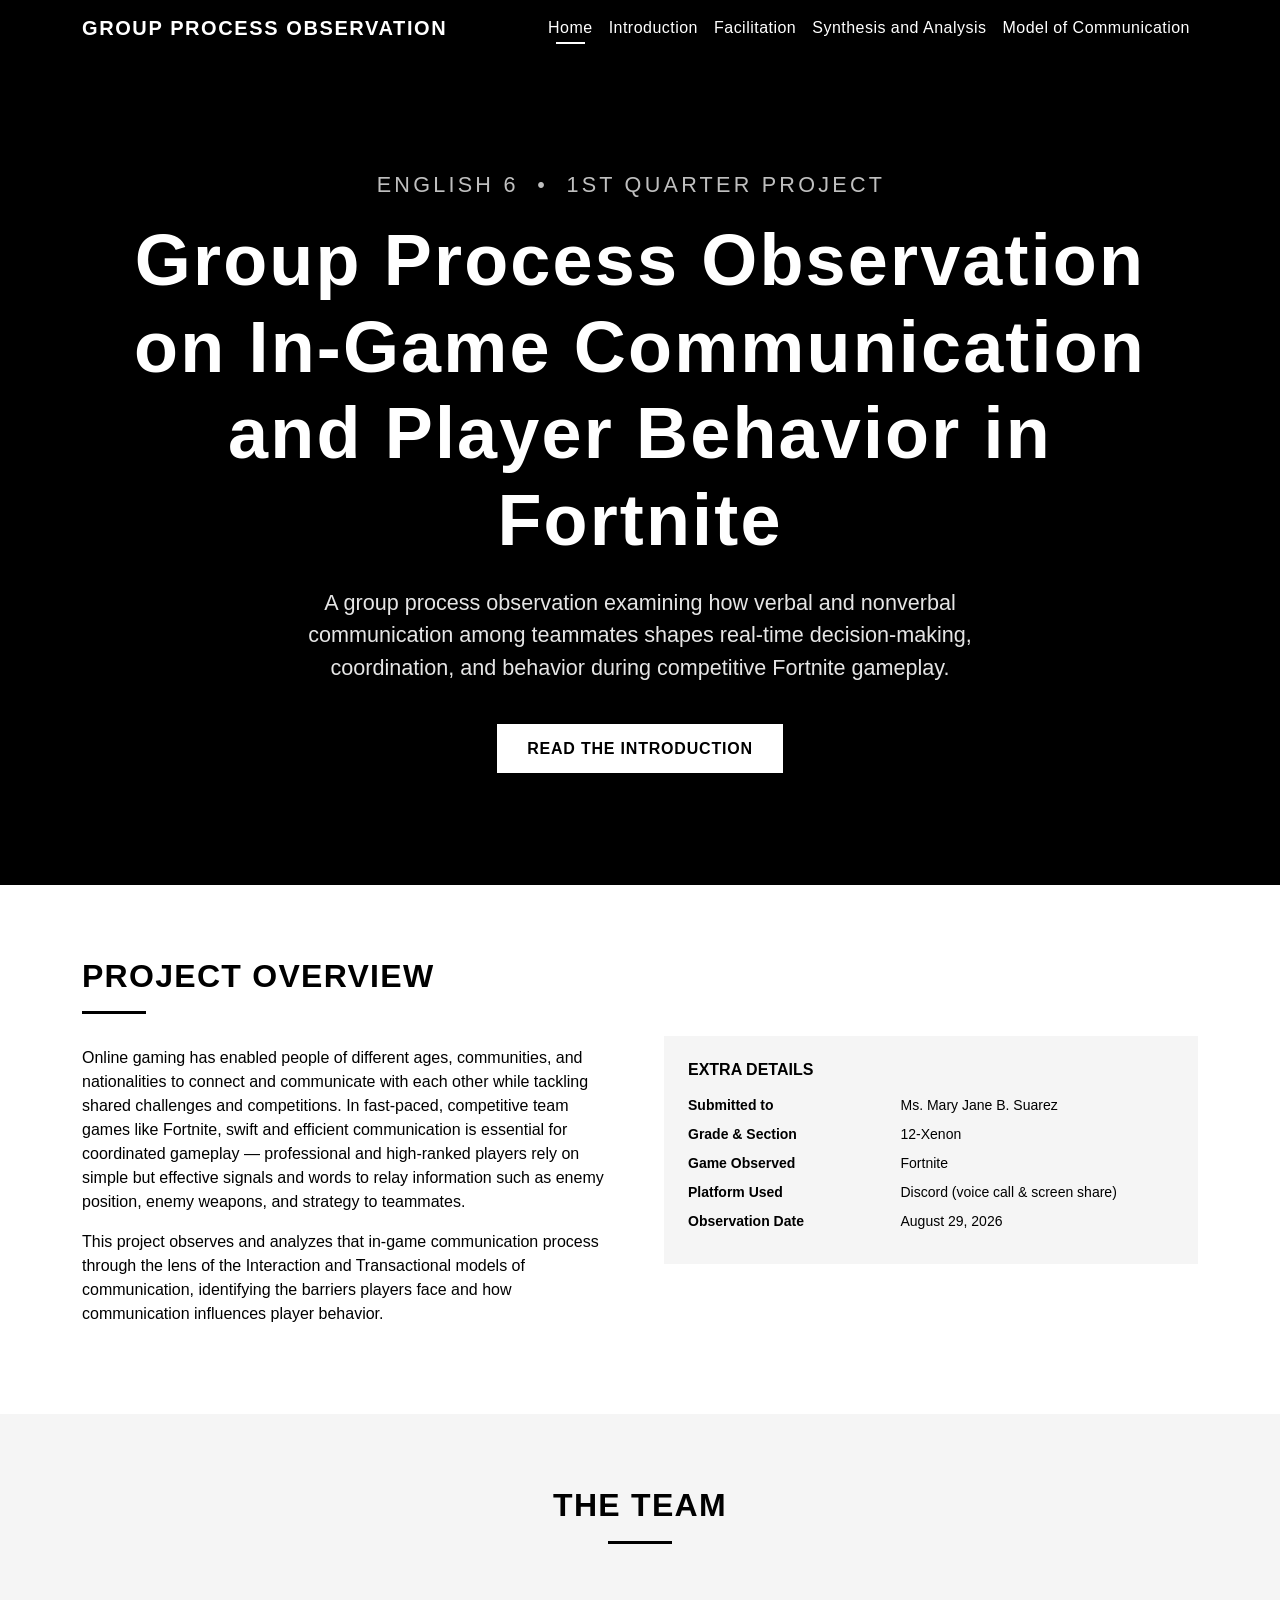
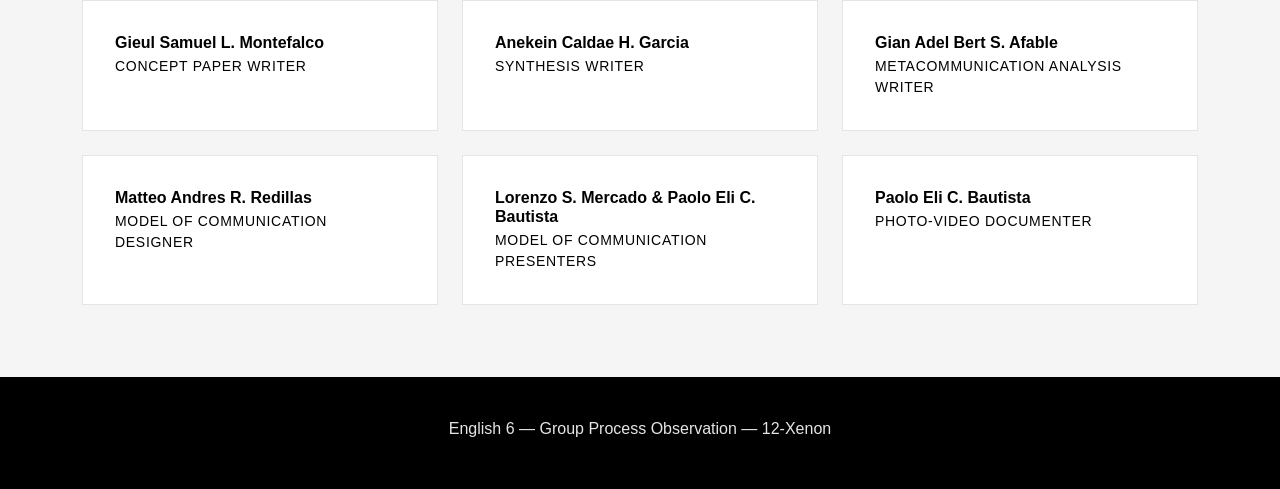
<file: index.html>
<!DOCTYPE html>
<html lang="en">
<head>
  <meta charset="UTF-8">
  <meta name="viewport" content="width=device-width, initial-scale=1.0">
  <title>Group Process Observation — Home</title>

  <link href="https://cdn.jsdelivr.net/npm/bootstrap@5.3.3/dist/css/bootstrap.min.css" rel="stylesheet">
  <link href="style.css" rel="stylesheet">
</head>
<body>

  <!-- navbar -->
  <nav class="navbar navbar-expand-lg navbar-bw sticky-top">
    <div class="container">
      <a class="navbar-brand" href="index.html">Group Process Observation</a>
      <button class="navbar-toggler" type="button" data-bs-toggle="collapse"
              data-bs-target="#mainNavbar" aria-controls="mainNavbar"
              aria-expanded="false" aria-label="Toggle navigation">
        <span class="navbar-toggler-icon"></span>
      </button>
      <div class="collapse navbar-collapse" id="mainNavbar">
        <ul class="navbar-nav ms-auto mb-2 mb-lg-0">
          <li class="nav-item">
            <a class="nav-link active" aria-current="page" href="index.html">Home</a>
          </li>
          <li class="nav-item">
            <a class="nav-link" href="introduction.html">Introduction</a>
          </li>
          <li class="nav-item">
            <a class="nav-link" href="facilitation.html">Facilitation</a>
          </li>
          <li class="nav-item">
            <a class="nav-link" href="summary-analysis.html">Synthesis and Analysis</a>
          </li>
          <li class="nav-item">
            <a class="nav-link" href="x-model.html">Model of Communication</a>
          </li>
        </ul>
      </div>
    </div>
  </nav>
  <!-- navbar -->

  <main>
    <section class="hero">
      <div class="container">
        <p class="text-uppercase small mb-3" style="letter-spacing:0.15em; color:#bfbfbf;">
          English 6 &nbsp;&bull;&nbsp; 1st Quarter Project &nbsp;
        </p>
        <h1>Group Process Observation on In‑Game Communication and Player Behavior in Fortnite</h1>
        <p>
          A group process observation examining how verbal and nonverbal communication among
          teammates shapes real-time decision-making, coordination, and behavior during
          competitive Fortnite gameplay.
        </p>
        <a href="introduction.html" class="btn btn-bw">Read the Introduction</a>
      </div>
    </section>

    <section class="section">
      <div class="container">
        <div class="row align-items-center g-5">
          <div class="col-lg-6">
            <h2 class="section-title">Project Overview</h2>
            <div class="section-divider"></div>
            <p>
              Online gaming has enabled people of different ages, communities, and nationalities
              to connect and communicate with each other while tackling shared challenges and
              competitions. In fast-paced, competitive team games like Fortnite, swift and
              efficient communication is essential for coordinated gameplay — professional and
              high-ranked players rely on simple but effective signals and words to relay
              information such as enemy position, enemy weapons, and strategy to teammates.
            </p>
            <p>
              This project observes and analyzes that in-game communication process through the
              lens of the Interaction and Transactional models of communication, identifying the
              barriers players face and how communication influences player behavior.
            </p>
          </div>
          <div class="col-lg-6">
            <div class="bg-light-bw p-4">
              <h3 class="h6 text-uppercase fw-bold mb-3">Extra Details</h3>
              <dl class="row mb-0 small">
                <dt class="col-5">Submitted to</dt>
                <dd class="col-7">Ms. Mary Jane B. Suarez</dd>
                <dt class="col-5">Grade &amp; Section</dt>
                <dd class="col-7">12‑Xenon</dd> 
                <dt class="col-5">Game Observed</dt>
                <dd class="col-7">Fortnite</dd>
                <dt class="col-5">Platform Used</dt>
                <dd class="col-7">Discord (voice call &amp; screen share)</dd>
                <dt class="col-5">Observation Date</dt>
                <dd class="col-7">August 29, 2026</dd>
              </dl>
            </div>
          </div>
        </div>
      </div>
    </section>

    <!-- team -->
    <section class="section bg-light-bw">
      <div class="container">
        <h2 class="section-title text-center">The Team</h2>
        <div class="section-divider mx-auto"></div>
        <div class="row g-4 mt-3">
          <div class="col-md-4">
            <div class="card-bw bg-white">
              <h3 class="h6 fw-bold mb-1">Gieul Samuel L. Montefalco</h3>
              <p class="mb-0 small text-uppercase" style="letter-spacing:0.05em;">Concept Paper Writer</p>
            </div>
          </div>
          <div class="col-md-4">
            <div class="card-bw bg-white">
              <h3 class="h6 fw-bold mb-1">Anekein Caldae H. Garcia</h3>
              <p class="mb-0 small text-uppercase" style="letter-spacing:0.05em;">Synthesis Writer</p>
            </div>
          </div>
          <div class="col-md-4">
            <div class="card-bw bg-white">
              <h3 class="h6 fw-bold mb-1">Gian Adel Bert S. Afable</h3>
              <p class="mb-0 small text-uppercase" style="letter-spacing:0.05em;">Metacommunication Analysis Writer</p>
            </div>
          </div>
          <div class="col-md-4">
            <div class="card-bw bg-white">
              <h3 class="h6 fw-bold mb-1">Matteo Andres R. Redillas</h3>
              <p class="mb-0 small text-uppercase" style="letter-spacing:0.05em;">Model of Communication Designer</p>
            </div>
          </div>
          <div class="col-md-4">
            <div class="card-bw bg-white">
              <h3 class="h6 fw-bold mb-1">Lorenzo S. Mercado &amp; Paolo Eli C. Bautista</h3>
              <p class="mb-0 small text-uppercase" style="letter-spacing:0.05em;">Model of Communication Presenters</p>
            </div>
          </div>
          <div class="col-md-4">
            <div class="card-bw bg-white">
              <h3 class="h6 fw-bold mb-1">Paolo Eli C. Bautista</h3>
              <p class="mb-0 small text-uppercase" style="letter-spacing:0.05em;">Photo‑Video Documenter</p>
            </div>
          </div>
        </div>
      </div>
    </section>

  </main>

  <!-- footer -->
  <footer class="footer-bw">
    <div class="container">
      <p class="mb-2">English 6 &mdash; Group Process Observation &mdash; 12‑Xenon</p>
    </div>
  </footer>
  <!-- footer -->

  <script src="https://cdn.jsdelivr.net/npm/bootstrap@5.3.3/dist/js/bootstrap.bundle.min.js"></script>
</body>
</html>
</file>
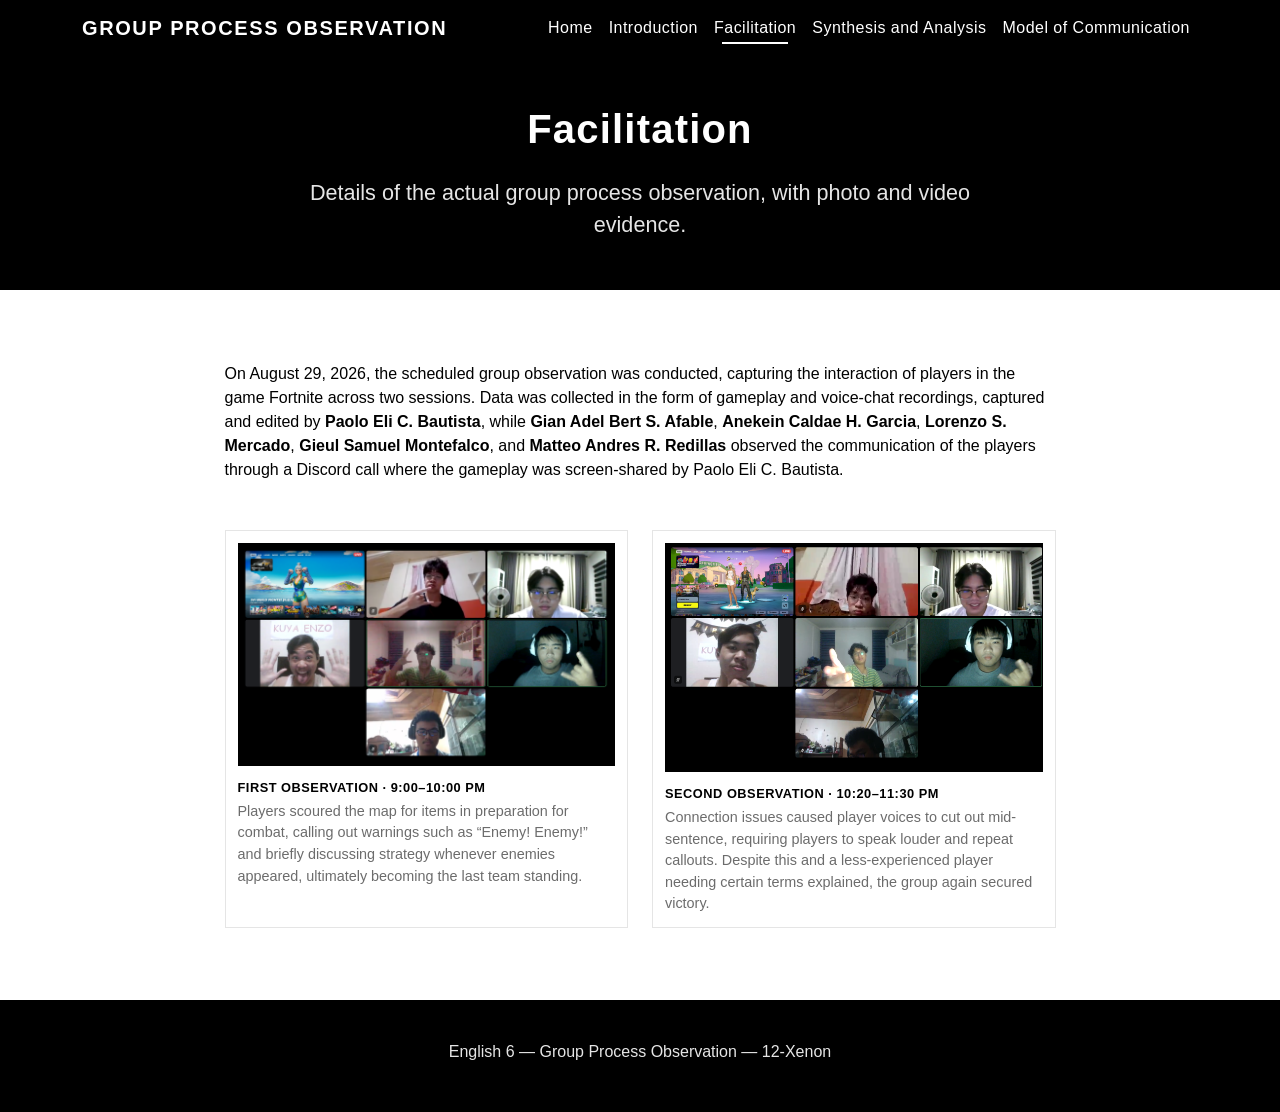
<file: facilitation.html>
<!DOCTYPE html>
<html lang="en">
<head>
  <meta charset="UTF-8">
  <meta name="viewport" content="width=device-width, initial-scale=1.0">
  <title>Group Process Observation — Facilitation</title>

  <link href="https://cdn.jsdelivr.net/npm/bootstrap@5.3.3/dist/css/bootstrap.min.css" rel="stylesheet">
  <link href="style.css" rel="stylesheet">
</head>
<body>

  <!-- navbar -->
  <nav class="navbar navbar-expand-lg navbar-bw sticky-top">
    <div class="container">
      <a class="navbar-brand" href="index.html">Group Process Observation</a>
      <button class="navbar-toggler" type="button" data-bs-toggle="collapse"
              data-bs-target="#mainNavbar" aria-controls="mainNavbar"
              aria-expanded="false" aria-label="Toggle navigation">
        <span class="navbar-toggler-icon"></span>
      </button>
      <div class="collapse navbar-collapse" id="mainNavbar">
        <ul class="navbar-nav ms-auto mb-2 mb-lg-0">
          <li class="nav-item">
            <a class="nav-link" href="index.html">Home</a>
          </li>
          <li class="nav-item">
            <a class="nav-link" href="introduction.html">Introduction</a>
          </li>
          <li class="nav-item">
            <a class="nav-link active" aria-current="page" href="facilitation.html">Facilitation</a>
          </li>
          <li class="nav-item">
            <a class="nav-link" href="summary-analysis.html">Synthesis and Analysis</a>
          </li>
          <li class="nav-item">
            <a class="nav-link" href="x-model.html">Model of Communication</a>
          </li>
        </ul>
      </div>
    </div>
  </nav>
  <!-- navbar -->

  <main>
    <!-- ===================== PAGE HEADER ===================== -->
    <section class="hero py-5">
      <div class="container">
        <h1 class="fs-1">Facilitation</h1>
        <p class="mb-0">
          Details of the actual group process observation, with photo and video evidence.
        </p>
      </div>
    </section>

    <!-- ===================== BODY CONTENT ===================== -->
    <section class="section">
      <div class="container">
        <div class="row justify-content-center">
          <div class="col-lg-9">
            <p>
              On August 29, 2026, the scheduled group observation was conducted, capturing the
              interaction of players in the game Fortnite across two sessions. Data was collected
              in the form of gameplay and voice-chat recordings, captured and edited by
              <strong>Paolo Eli C. Bautista</strong>, while <strong>Gian Adel Bert S. Afable</strong>,
              <strong>Anekein Caldae H. Garcia</strong>, <strong>Lorenzo S. Mercado</strong>,
              <strong>Gieul Samuel Montefalco</strong>, and <strong>Matteo Andres R. Redillas</strong>
              observed the communication of the players through a Discord call where the gameplay
              was screen-shared by Paolo Eli C. Bautista.
            </p>
          </div>
        </div>

        <div class="row g-4 mt-2 justify-content-center">
          <div class="col-lg-9">
            <div class="row g-4">
              <div class="col-md-6">
                <figure class="figure-bw mb-0">
                  <img src="assets/obs-1.png" alt="Screen recording of the first observation session showing gameplay and the observing group members on a Discord call.">
                  <figcaption>
                    <strong>First Observation &middot; 9:00&ndash;10:00 PM</strong>
                    Players scoured the map for items in preparation for combat, calling out warnings
                    such as &ldquo;Enemy! Enemy!&rdquo; and briefly discussing strategy whenever enemies
                    appeared, ultimately becoming the last team standing.
                  </figcaption>
                </figure>
              </div>
              <div class="col-md-6">
                <figure class="figure-bw mb-0">
                  <img src="assets/obs-2.png" alt="Screen recording of the second observation session showing gameplay and the observing group members on a Discord call.">
                  <figcaption>
                    <strong>Second Observation &middot; 10:20&ndash;11:30 PM</strong>
                    Connection issues caused player voices to cut out mid-sentence, requiring players
                    to speak louder and repeat callouts. Despite this and a less-experienced player
                    needing certain terms explained, the group again secured victory.
                  </figcaption>
                </figure>
              </div>
            </div>
          </div>
        </div>
      </div>
    </section>
  </main>

  <!-- footer -->
  <footer class="footer-bw">
    <div class="container">
      <p class="mb-2">English 6 &mdash; Group Process Observation &mdash; 12‑Xenon</p>
    </div>
  </footer>
  <!-- footer -->

  <script src="https://cdn.jsdelivr.net/npm/bootstrap@5.3.3/dist/js/bootstrap.bundle.min.js"></script>
</body>
</html>
</file>
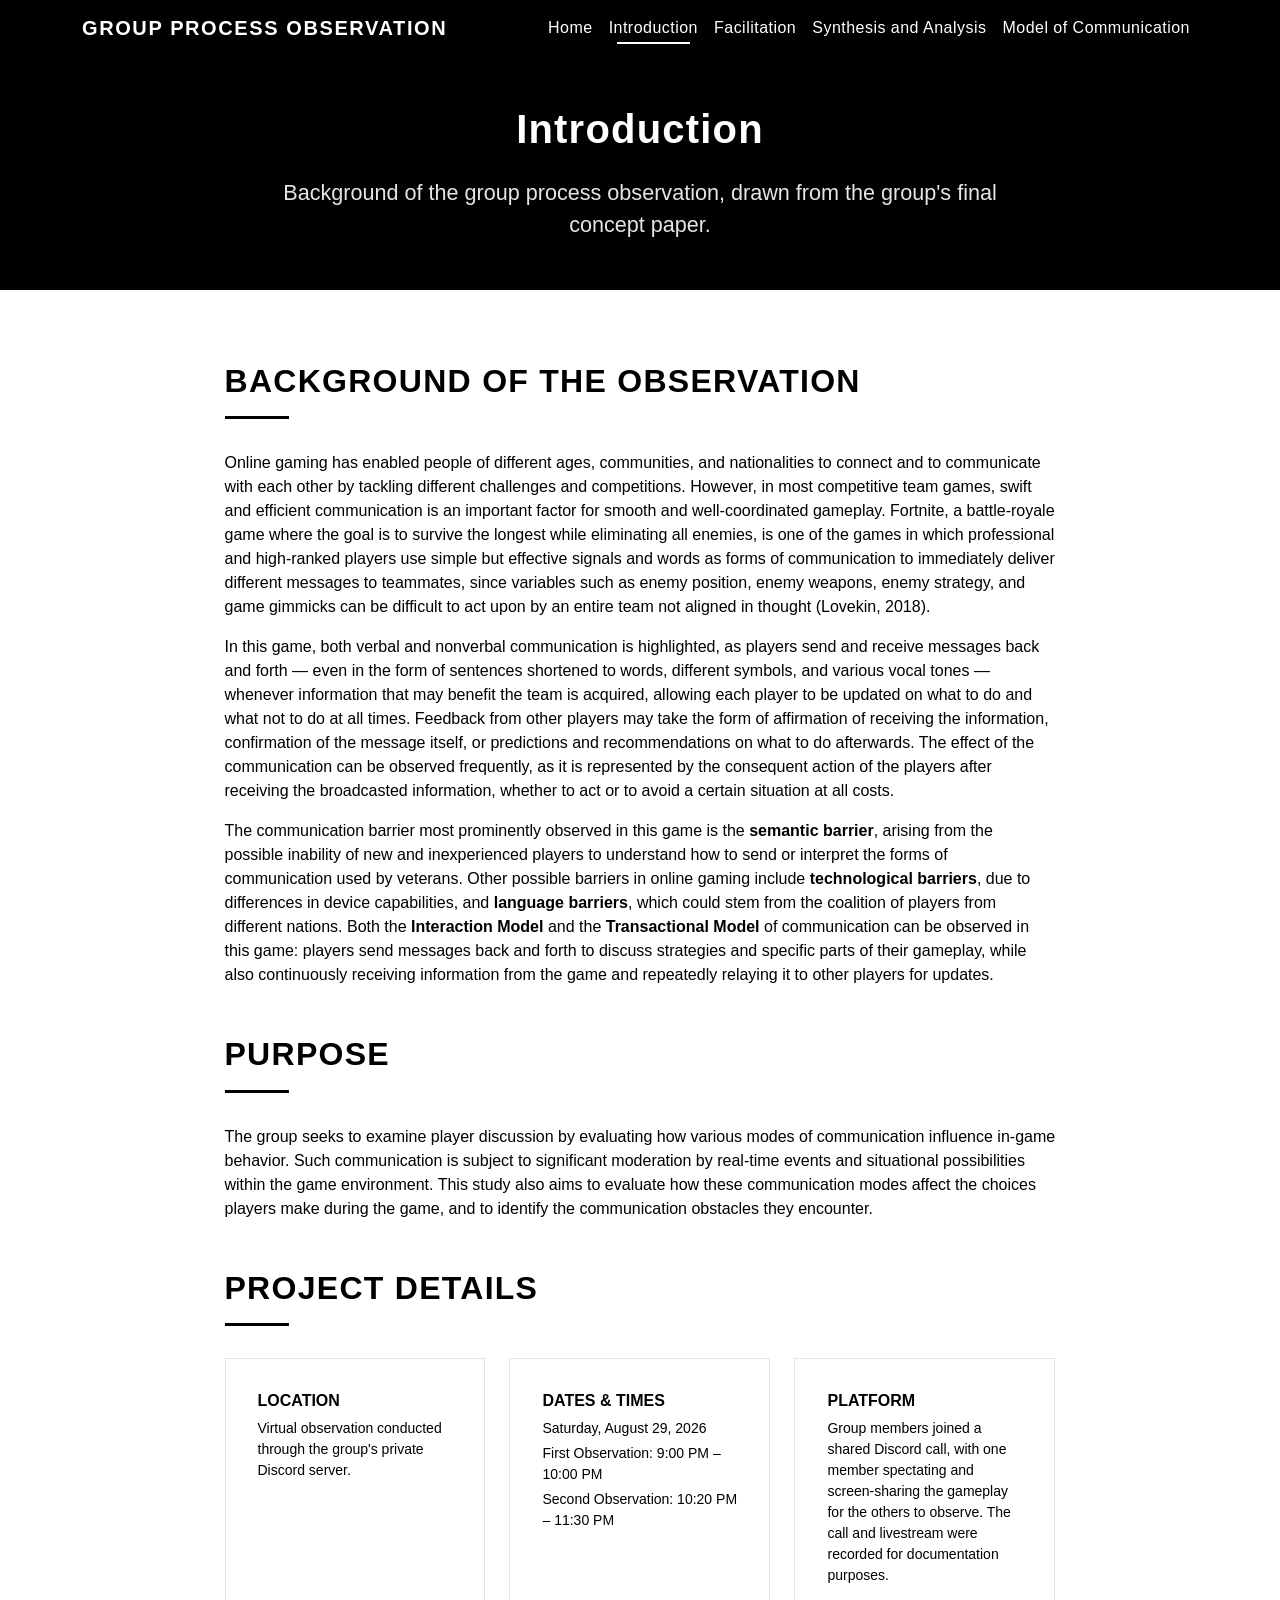
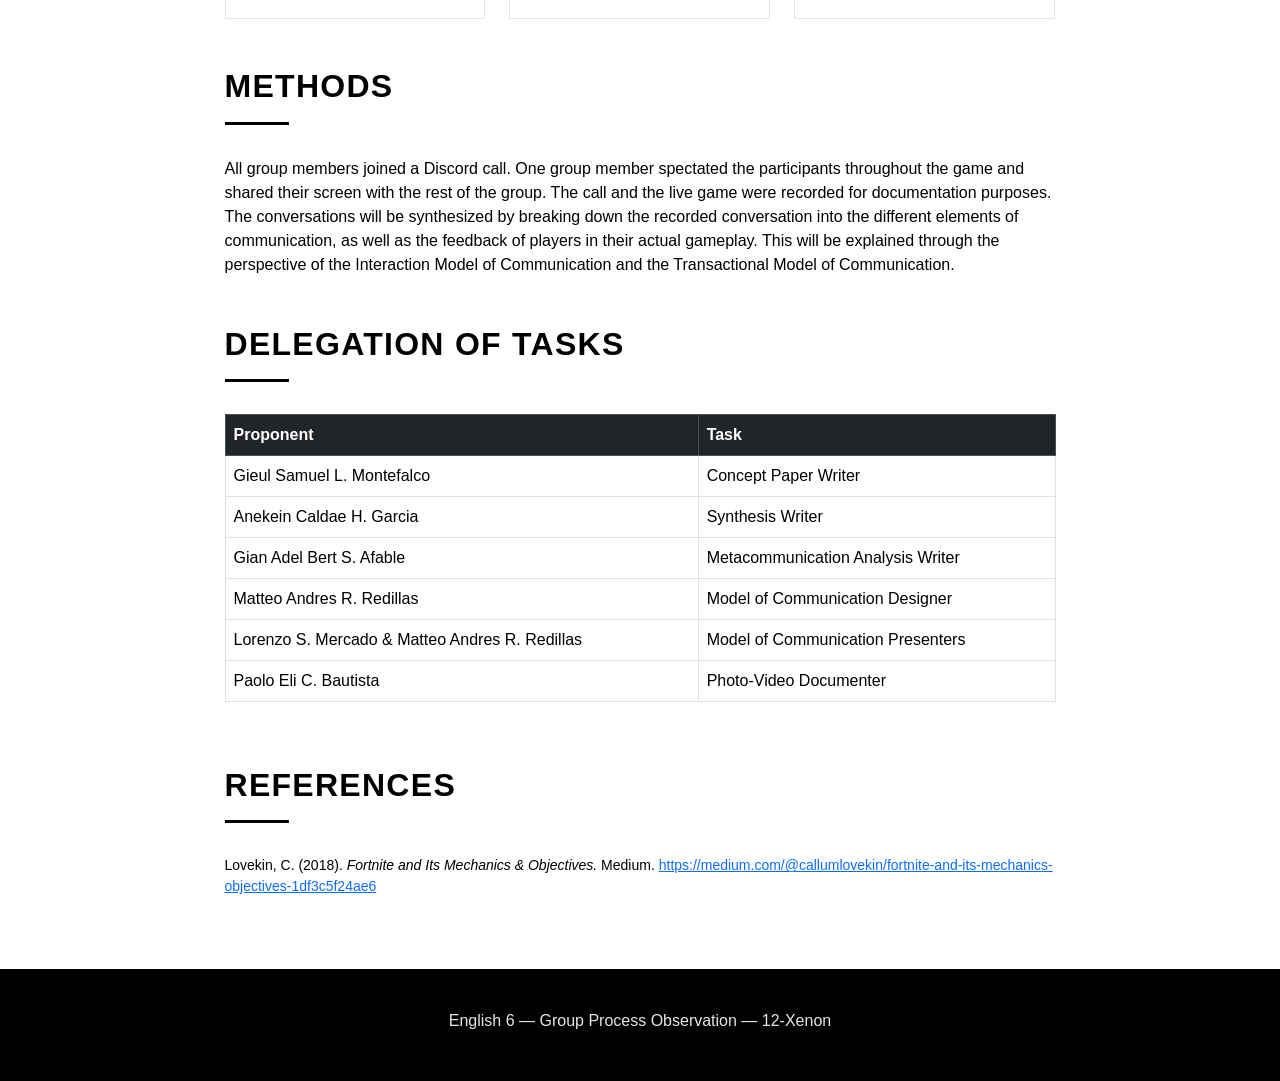
<file: introduction.html>
<!DOCTYPE html>
<html lang="en">
<head>
  <meta charset="UTF-8">
  <meta name="viewport" content="width=device-width, initial-scale=1.0">
  <title>Group Process Observation — Introduction</title>

  <link href="https://cdn.jsdelivr.net/npm/bootstrap@5.3.3/dist/css/bootstrap.min.css" rel="stylesheet">
  <link href="style.css" rel="stylesheet">
</head>
<body>

  <!-- navbar -->
  <nav class="navbar navbar-expand-lg navbar-bw sticky-top">
    <div class="container">
      <a class="navbar-brand" href="index.html">Group Process Observation</a>
      <button class="navbar-toggler" type="button" data-bs-toggle="collapse"
              data-bs-target="#mainNavbar" aria-controls="mainNavbar"
              aria-expanded="false" aria-label="Toggle navigation">
        <span class="navbar-toggler-icon"></span>
      </button>
      <div class="collapse navbar-collapse" id="mainNavbar">
        <ul class="navbar-nav ms-auto mb-2 mb-lg-0">
          <li class="nav-item">
            <a class="nav-link" href="index.html">Home</a>
          </li>
          <li class="nav-item">
            <a class="nav-link active" aria-current="page" href="introduction.html">Introduction</a>
          </li>
          <li class="nav-item">
            <a class="nav-link" href="facilitation.html">Facilitation</a>
          </li>
          <li class="nav-item">
            <a class="nav-link" href="summary-analysis.html">Synthesis and Analysis</a>
          </li>
          <li class="nav-item">
            <a class="nav-link" href="x-model.html">Model of Communication</a>
          </li>
        </ul>
      </div>
    </div>
  </nav>
  <!-- navbar -->

  <main>
    <section class="hero py-5">
      <div class="container">
        <h1 class="fs-1">Introduction</h1>
        <p class="mb-0">
          Background of the group process observation, drawn from the group's final concept paper.
        </p>
      </div>
    </section>

    <!-- ===================== BODY CONTENT ===================== -->
    <section class="section">
      <div class="container">
        <div class="row justify-content-center">
          <div class="col-lg-9">

            <h2 class="section-title">Background of the Observation</h2>
            <div class="section-divider"></div>
            <p>
              Online gaming has enabled people of different ages, communities, and nationalities to
              connect and to communicate with each other by tackling different challenges and
              competitions. However, in most competitive team games, swift and efficient
              communication is an important factor for smooth and well-coordinated gameplay.
              Fortnite, a battle-royale game where the goal is to survive the longest while
              eliminating all enemies, is one of the games in which professional and high-ranked
              players use simple but effective signals and words as forms of communication to
              immediately deliver different messages to teammates, since variables such as enemy
              position, enemy weapons, enemy strategy, and game gimmicks can be difficult to act
              upon by an entire team not aligned in thought (Lovekin, 2018).
            </p>
            <p>
              In this game, both verbal and nonverbal communication is highlighted, as players send
              and receive messages back and forth &mdash; even in the form of sentences shortened to
              words, different symbols, and various vocal tones &mdash; whenever information that may
              benefit the team is acquired, allowing each player to be updated on what to do and
              what not to do at all times. Feedback from other players may take the form of
              affirmation of receiving the information, confirmation of the message itself, or
              predictions and recommendations on what to do afterwards. The effect of the
              communication can be observed frequently, as it is represented by the consequent
              action of the players after receiving the broadcasted information, whether to act or
              to avoid a certain situation at all costs.
            </p>
            <p>
              The communication barrier most prominently observed in this game is the
              <strong>semantic barrier</strong>, arising from the possible inability of new and
              inexperienced players to understand how to send or interpret the forms of
              communication used by veterans. Other possible barriers in online gaming include
              <strong>technological barriers</strong>, due to differences in device capabilities,
              and <strong>language barriers</strong>, which could stem from the coalition of
              players from different nations. Both the <strong>Interaction Model</strong> and the
              <strong>Transactional Model</strong> of communication can be observed in this game:
              players send messages back and forth to discuss strategies and specific parts of
              their gameplay, while also continuously receiving information from the game and
              repeatedly relaying it to other players for updates.
            </p>

            <h2 class="section-title mt-5">Purpose</h2>
            <div class="section-divider"></div>
            <p>
              The group seeks to examine player discussion by evaluating how various modes of
              communication influence in-game behavior. Such communication is subject to
              significant moderation by real-time events and situational possibilities within the
              game environment. This study also aims to evaluate how these communication modes
              affect the choices players make during the game, and to identify the communication
              obstacles they encounter.
            </p>

            <h2 class="section-title mt-5">Project Details</h2>
            <div class="section-divider"></div>
            <div class="row g-4">
              <div class="col-md-4">
                <div class="card-bw h-100">
                  <h3 class="h6 text-uppercase fw-bold">Location</h3>
                  <p class="mb-0 small">
                    Virtual observation conducted through the group's private Discord server.
                  </p>
                </div>
              </div>
              <div class="col-md-4">
                <div class="card-bw h-100">
                  <h3 class="h6 text-uppercase fw-bold">Dates &amp; Times</h3>
                  <p class="mb-1 small">Saturday, August 29, 2026</p>
                  <p class="mb-1 small">First Observation: 9:00 PM &ndash; 10:00 PM</p>
                  <p class="mb-0 small">Second Observation: 10:20 PM &ndash; 11:30 PM</p>
                </div>
              </div>
              <div class="col-md-4">
                <div class="card-bw h-100">
                  <h3 class="h6 text-uppercase fw-bold">Platform</h3>
                  <p class="mb-0 small">
                    Group members joined a shared Discord call, with one member spectating and
                    screen-sharing the gameplay for the others to observe. The call and livestream
                    were recorded for documentation purposes.
                  </p>
                </div>
              </div>
            </div>

            <h2 class="section-title mt-5">Methods</h2>
            <div class="section-divider"></div>
            <p>
              All group members joined a Discord call. One group member spectated the participants
              throughout the game and shared their screen with the rest of the group. The call and
              the live game were recorded for documentation purposes. The conversations will be
              synthesized by breaking down the recorded conversation into the different elements of
              communication, as well as the feedback of players in their actual gameplay. This will
              be explained through the perspective of the Interaction Model of Communication and
              the Transactional Model of Communication.
            </p>

            <h2 class="section-title mt-5">Delegation of Tasks</h2>
            <div class="section-divider"></div>
            <div class="table-responsive">
              <table class="table table-bordered align-middle">
                <thead class="table-dark">
                  <tr>
                    <th>Proponent</th>
                    <th>Task</th>
                  </tr>
                </thead>
                <tbody>
                  <tr>
                    <td>Gieul Samuel L. Montefalco</td>
                    <td>Concept Paper Writer</td>
                  </tr>
                  <tr>
                    <td>Anekein Caldae H. Garcia</td>
                    <td>Synthesis Writer</td>
                  </tr>
                  <tr>
                    <td>Gian Adel Bert S. Afable</td>
                    <td>Metacommunication Analysis Writer</td>
                  </tr>
                  <tr>
                    <td>Matteo Andres R. Redillas</td>
                    <td>Model of Communication Designer</td>
                  </tr>
                  <tr>
                    <td>Lorenzo S. Mercado &amp; Matteo Andres R. Redillas</td>
                    <td>Model of Communication Presenters</td>
                  </tr>
                  <tr>
                    <td>Paolo Eli C. Bautista</td>
                    <td>Photo-Video Documenter</td>
                  </tr>
                </tbody>
              </table>
            </div>

            <h2 class="section-title mt-5">References</h2>
            <div class="section-divider"></div>
            <p class="small mb-0">
              Lovekin, C. (2018). <em>Fortnite and Its Mechanics &amp; Objectives.</em> Medium.
              <a href="https://medium.com/@callumlovekin/fortnite-and-its-mechanics-objectives-1df3c5f24ae6" target="_blank" rel="noopener">
                https://medium.com/@callumlovekin/fortnite-and-its-mechanics-objectives-1df3c5f24ae6
              </a>
            </p>

          </div>
        </div>
      </div>
    </section>
  </main>

  <!-- footer -->
  <footer class="footer-bw">
    <div class="container">
      <p class="mb-2">English 6 &mdash; Group Process Observation &mdash; 12‑Xenon</p>
    </div>
  </footer>
  <!-- footer -->

  <script src="https://cdn.jsdelivr.net/npm/bootstrap@5.3.3/dist/js/bootstrap.bundle.min.js"></script>
</body>
</html>
</file>
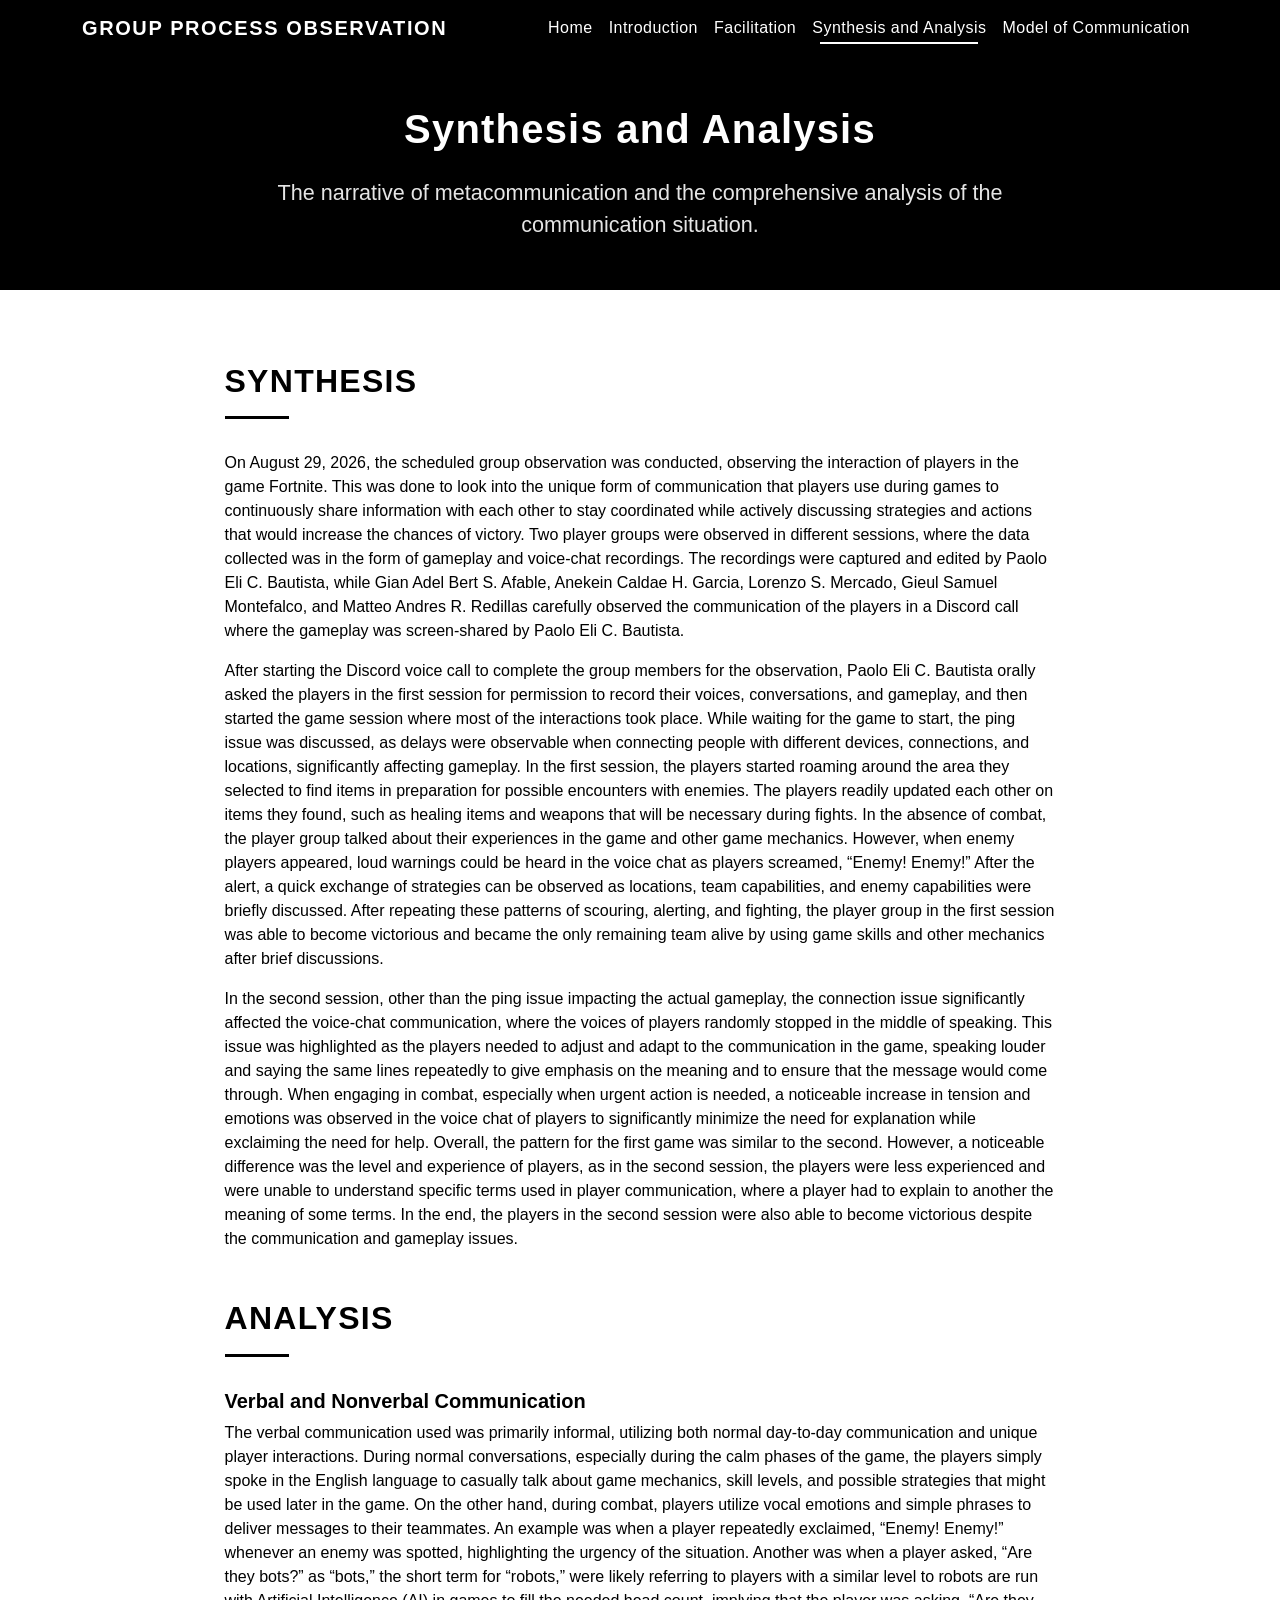
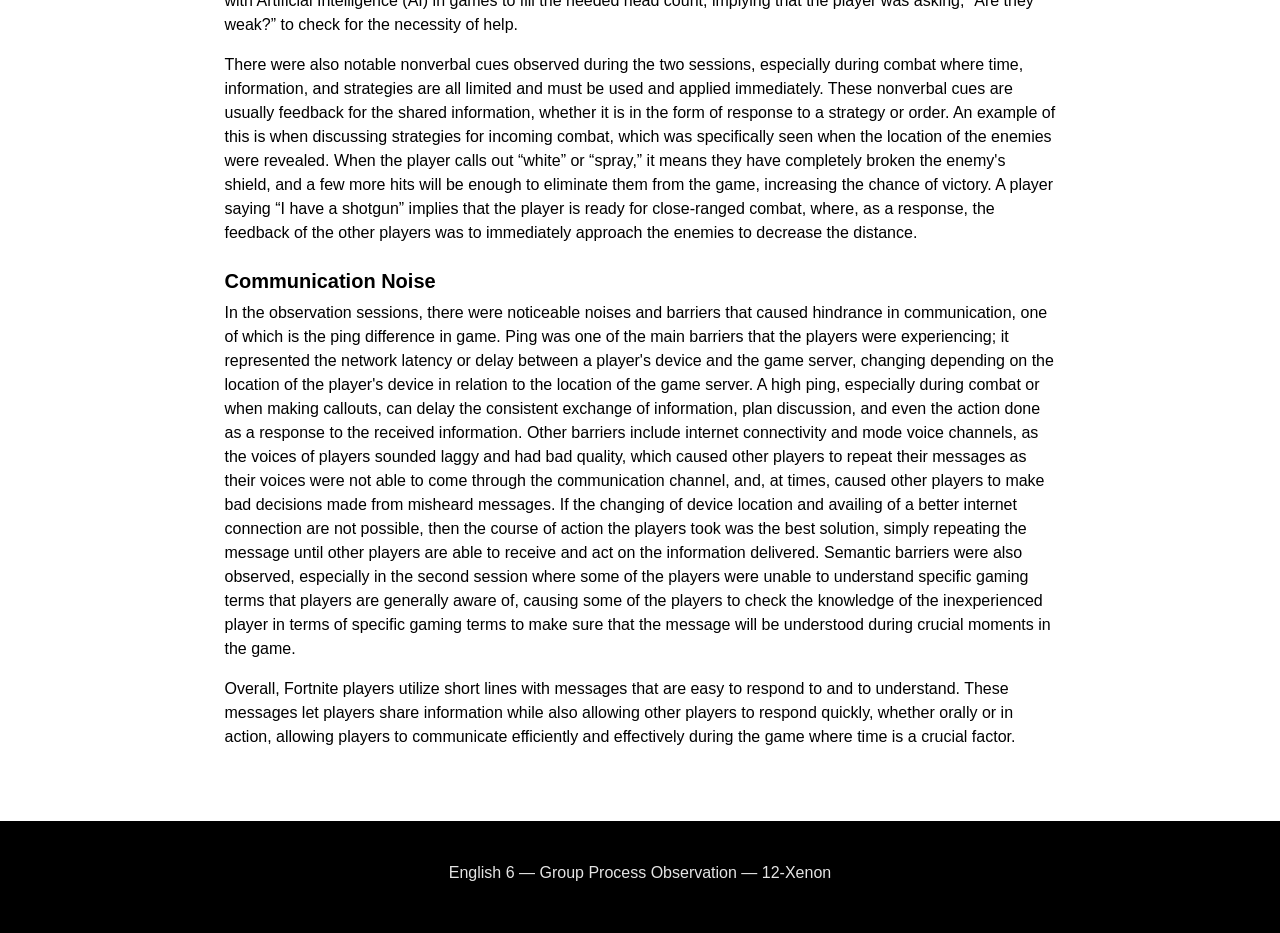
<file: summary-analysis.html>
<!DOCTYPE html>
<html lang="en">
<head>
  <meta charset="UTF-8">
  <meta name="viewport" content="width=device-width, initial-scale=1.0">
  <title>Group Process Observation — Synthesis and Analysis</title>

  <link href="https://cdn.jsdelivr.net/npm/bootstrap@5.3.3/dist/css/bootstrap.min.css" rel="stylesheet">
  <link href="style.css" rel="stylesheet">
</head>
<body>

  <!-- navbar -->
  <nav class="navbar navbar-expand-lg navbar-bw sticky-top">
    <div class="container">
      <a class="navbar-brand" href="index.html">Group Process Observation</a>
      <button class="navbar-toggler" type="button" data-bs-toggle="collapse"
              data-bs-target="#mainNavbar" aria-controls="mainNavbar"
              aria-expanded="false" aria-label="Toggle navigation">
        <span class="navbar-toggler-icon"></span>
      </button>
      <div class="collapse navbar-collapse" id="mainNavbar">
        <ul class="navbar-nav ms-auto mb-2 mb-lg-0">
          <li class="nav-item">
            <a class="nav-link" href="index.html">Home</a>
          </li>
          <li class="nav-item">
            <a class="nav-link" href="introduction.html">Introduction</a>
          </li>
          <li class="nav-item">
            <a class="nav-link" href="facilitation.html">Facilitation</a>
          </li>
          <li class="nav-item">
            <a class="nav-link active" aria-current="page" href="summary-analysis.html">Synthesis and Analysis</a>
          </li>
          <li class="nav-item">
            <a class="nav-link" href="x-model.html">Model of Communication</a>
          </li>
        </ul>
      </div>
    </div>
  </nav>
  <!-- navbar -->

  <main>
    <section class="hero py-5">
      <div class="container">
        <h1 class="fs-1">Synthesis and Analysis</h1>
        <p class="mb-0">
          The narrative of metacommunication and the comprehensive analysis of the communication situation.
        </p>
      </div>
    </section>

    <!-- ===================== BODY CONTENT ===================== -->
    <section class="section">
      <div class="container">
        <div class="row justify-content-center">
          <div class="col-lg-9">

            <h2 class="section-title">Synthesis</h2>
            <div class="section-divider"></div>
            <p>
              On August 29, 2026, the scheduled group observation was conducted, observing the
              interaction of players in the game Fortnite. This was done to look into the unique
              form of communication that players use during games to continuously share
              information with each other to stay coordinated while actively discussing strategies
              and actions that would increase the chances of victory. Two player groups were
              observed in different sessions, where the data collected was in the form of gameplay
              and voice-chat recordings. The recordings were captured and edited by Paolo Eli C.
              Bautista, while Gian Adel Bert S. Afable, Anekein Caldae H. Garcia, Lorenzo S.
              Mercado, Gieul Samuel Montefalco, and Matteo Andres R. Redillas carefully observed
              the communication of the players in a Discord call where the gameplay was
              screen-shared by Paolo Eli C. Bautista.
            </p>
            <p>
              After starting the Discord voice call to complete the group members for the
              observation, Paolo Eli C. Bautista orally asked the players in the first session for
              permission to record their voices, conversations, and gameplay, and then started the
              game session where most of the interactions took place. While waiting for the game to
              start, the ping issue was discussed, as delays were observable when connecting people
              with different devices, connections, and locations, significantly affecting gameplay.
              In the first session, the players started roaming around the area they selected to
              find items in preparation for possible encounters with enemies. The players readily
              updated each other on items they found, such as healing items and weapons that will
              be necessary during fights. In the absence of combat, the player group talked about
              their experiences in the game and other game mechanics. However, when enemy players
              appeared, loud warnings could be heard in the voice chat as players screamed,
              &ldquo;Enemy! Enemy!&rdquo; After the alert, a quick exchange of strategies can be
              observed as locations, team capabilities, and enemy capabilities were briefly
              discussed. After repeating these patterns of scouring, alerting, and fighting, the
              player group in the first session was able to become victorious and became the only
              remaining team alive by using game skills and other mechanics after brief
              discussions.
            </p>
            <p>
              In the second session, other than the ping issue impacting the actual gameplay, the
              connection issue significantly affected the voice-chat communication, where the
              voices of players randomly stopped in the middle of speaking. This issue was
              highlighted as the players needed to adjust and adapt to the communication in the
              game, speaking louder and saying the same lines repeatedly to give emphasis on the
              meaning and to ensure that the message would come through. When engaging in combat,
              especially when urgent action is needed, a noticeable increase in tension and
              emotions was observed in the voice chat of players to significantly minimize the need
              for explanation while exclaiming the need for help. Overall, the pattern for the
              first game was similar to the second. However, a noticeable difference was the level
              and experience of players, as in the second session, the players were less
              experienced and were unable to understand specific terms used in player
              communication, where a player had to explain to another the meaning of some terms.
              In the end, the players in the second session were also able to become victorious
              despite the communication and gameplay issues.
            </p>

            <h2 class="section-title mt-5">Analysis</h2>
            <div class="section-divider"></div>

            <h3 class="h5 fw-bold">Verbal and Nonverbal Communication</h3>
            <p>
              The verbal communication used was primarily informal, utilizing both normal
              day-to-day communication and unique player interactions. During normal
              conversations, especially during the calm phases of the game, the players simply
              spoke in the English language to casually talk about game mechanics, skill levels,
              and possible strategies that might be used later in the game. On the other hand,
              during combat, players utilize vocal emotions and simple phrases to deliver messages
              to their teammates. An example was when a player repeatedly exclaimed, &ldquo;Enemy!
              Enemy!&rdquo; whenever an enemy was spotted, highlighting the urgency of the situation.
              Another was when a player asked, &ldquo;Are they bots?&rdquo; as &ldquo;bots,&rdquo;
              the short term for &ldquo;robots,&rdquo; were likely referring to players with a
              similar level to robots are run with Artificial Intelligence (AI) in games to fill the needed head count, implying
              that the player was asking, &ldquo;Are they weak?&rdquo; to check for the necessity of
              help.
            </p>
            <p>
              There were also notable nonverbal cues observed during the two sessions, especially
              during combat where time, information, and strategies are all limited and must be
              used and applied immediately. These nonverbal cues are usually feedback for the
              shared information, whether it is in the form of response to a strategy or order. An
              example of this is when discussing strategies for incoming combat, which was
              specifically seen when the location of the enemies were revealed. When the player
              calls out &ldquo;white&rdquo; or &ldquo;spray,&rdquo; it means they have completely
              broken the enemy's shield, and a few more hits will be enough to eliminate them from
              the game, increasing the chance of victory. A player saying &ldquo;I have a
              shotgun&rdquo; implies that the player is ready for close-ranged combat, where, as a
              response, the feedback of the other players was to immediately approach the
              enemies to decrease the distance.
            </p>

            <h3 class="h5 fw-bold mt-4">Communication Noise</h3>
            <p>
              In the observation sessions, there were noticeable noises and barriers that caused
              hindrance in communication, one of which is the ping difference in game. Ping was
              one of the main barriers that the players were experiencing; it represented the
              network latency or delay between a player's device and the game server, changing
              depending on the location of the player's device in relation to the location of the
              game server. A high ping, especially during combat or when making callouts, can
              delay the consistent exchange of information, plan discussion, and even the action
              done as a response to the received information. Other barriers include internet
              connectivity and mode voice channels, as the voices of players sounded laggy and had
              bad quality, which caused other players to repeat their messages as their voices were
              not able to come through the communication channel, and, at times, caused other
              players to make bad decisions made from misheard messages. If the changing of device
              location and availing of a better internet connection are not possible, then the
              course of action the players took was the best solution, simply repeating the message
              until other players are able to receive and act on the information delivered.
              Semantic barriers were also observed, especially in the second session where some of
              the players were unable to understand specific gaming terms that players are
              generally aware of, causing some of the players to check the knowledge of the
              inexperienced player in terms of specific gaming terms to make sure that the message
              will be understood during crucial moments in the game.
            </p>
            <p class="mb-0">
              Overall, Fortnite players utilize short lines with messages that are easy to respond
              to and to understand. These messages let players share information while also
              allowing other players to respond quickly, whether orally or in action, allowing
              players to communicate efficiently and effectively during the game where time is a
              crucial factor.
            </p>

          </div>
        </div>
      </div>
    </section>
  </main>

  <!-- footer -->
  <footer class="footer-bw">
    <div class="container">
      <p class="mb-2">English 6 &mdash; Group Process Observation &mdash; 12‑Xenon</p>
    </div>
  </footer>
  <!-- footer -->

  <script src="https://cdn.jsdelivr.net/npm/bootstrap@5.3.3/dist/js/bootstrap.bundle.min.js"></script>
</body>
</html>
</file>
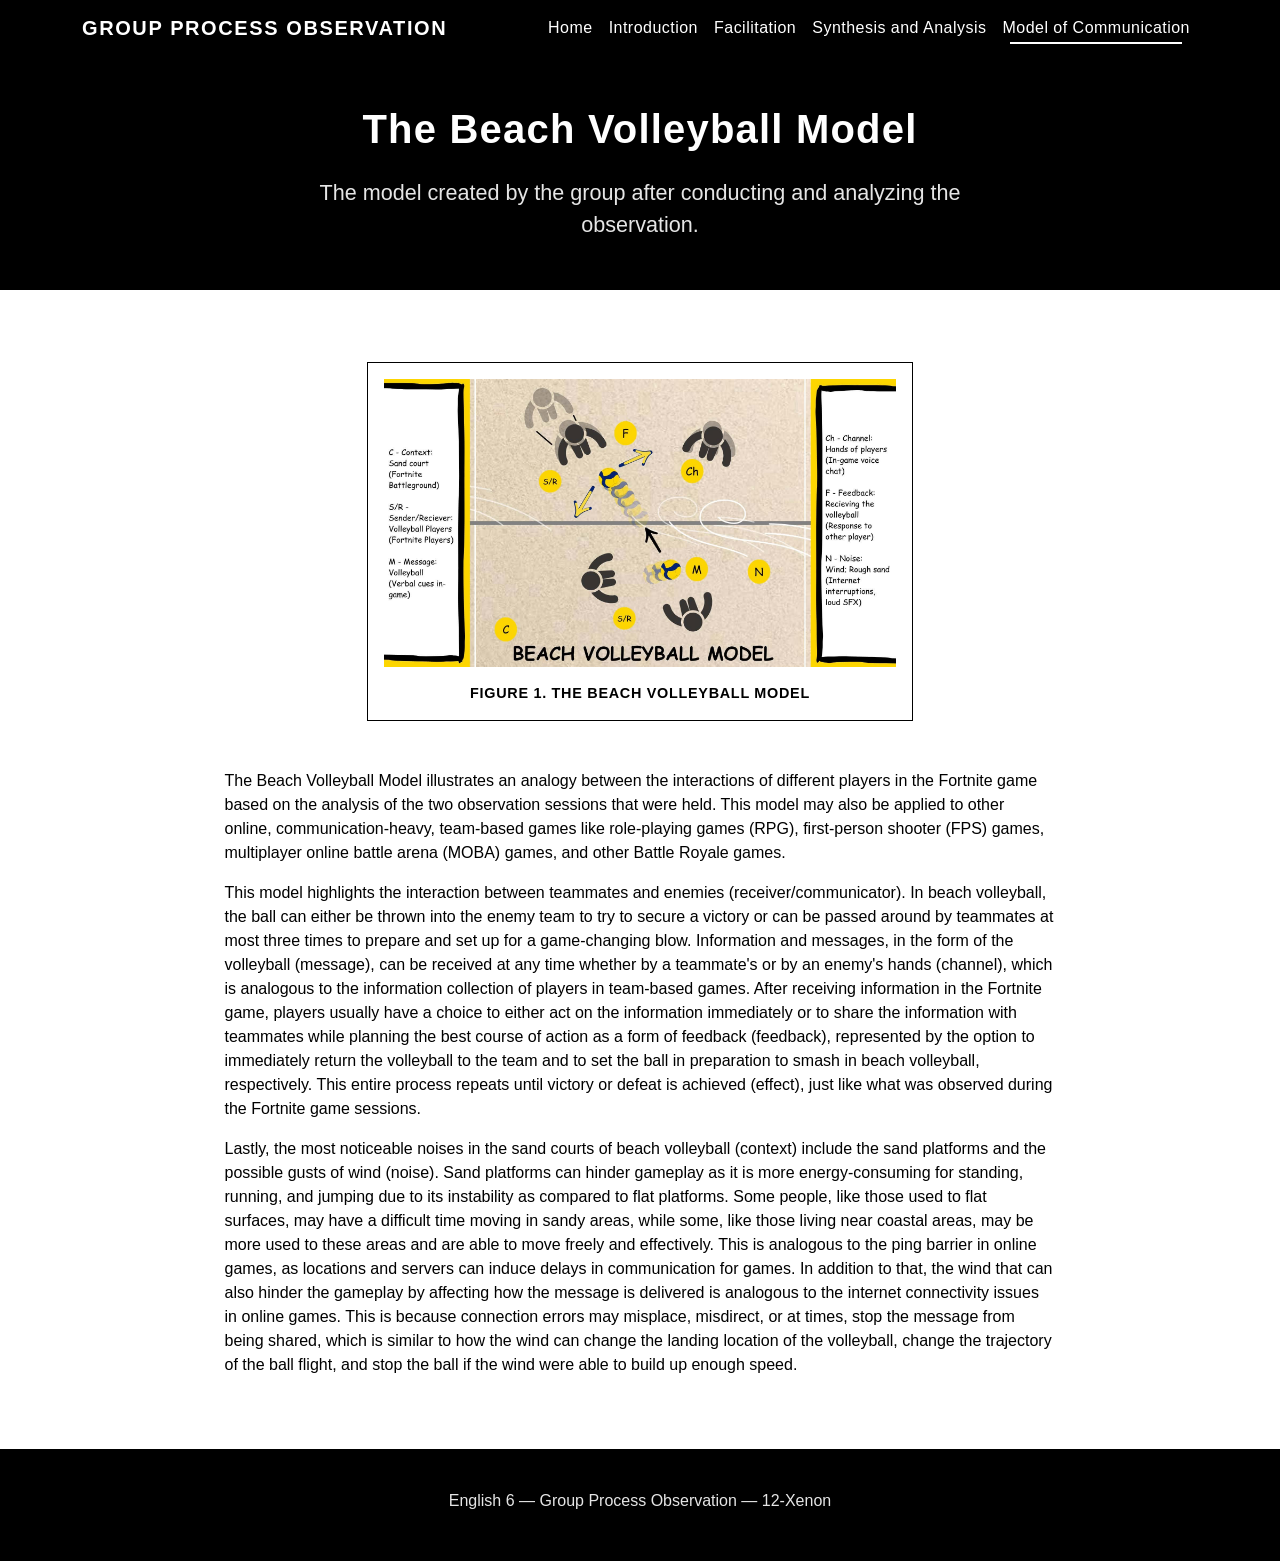
<file: x-model.html>
<!DOCTYPE html>
<html lang="en">
<head>
  <meta charset="UTF-8">
  <meta name="viewport" content="width=device-width, initial-scale=1.0">
  <title>Group Process Observation — The Beach Volleyball Model</title>

  <link href="https://cdn.jsdelivr.net/npm/bootstrap@5.3.3/dist/css/bootstrap.min.css" rel="stylesheet">
  <link href="style.css" rel="stylesheet">
</head>
<body>

  <!-- navbar -->
  <nav class="navbar navbar-expand-lg navbar-bw sticky-top">
    <div class="container">
      <a class="navbar-brand" href="index.html">Group Process Observation</a>
      <button class="navbar-toggler" type="button" data-bs-toggle="collapse"
              data-bs-target="#mainNavbar" aria-controls="mainNavbar"
              aria-expanded="false" aria-label="Toggle navigation">
        <span class="navbar-toggler-icon"></span>
      </button>
      <div class="collapse navbar-collapse" id="mainNavbar">
        <ul class="navbar-nav ms-auto mb-2 mb-lg-0">
          <li class="nav-item">
            <a class="nav-link" href="index.html">Home</a>
          </li>
          <li class="nav-item">
            <a class="nav-link" href="introduction.html">Introduction</a>
          </li>
          <li class="nav-item">
            <a class="nav-link" href="facilitation.html">Facilitation</a>
          </li>
          <li class="nav-item">
            <a class="nav-link" href="summary-analysis.html">Synthesis and Analysis</a>
          </li>
          <li class="nav-item">
            <a class="nav-link active" aria-current="page" href="x-model.html">Model of Communication</a>
          </li>
        </ul>
      </div>
    </div>
  </nav>
  <!-- navbar -->

  <main>
    <section class="hero py-5">
      <div class="container">
        <h1 class="fs-1">The Beach Volleyball Model</h1>
        <p class="mb-0">
          The model created by the group after conducting and analyzing the observation.
        </p>
      </div>
    </section>

    <!-- ===================== BODY CONTENT ===================== -->
    <section class="section">
      <div class="container">
        <div class="row justify-content-center">
          <div class="col-lg-9">

            <div class="row justify-content-center mb-5">
              <div class="col-lg-8">
                <figure class="model-figure mb-0">
                  <img src="assets/model.jpg" alt="Diagram of the Beach Volleyball Model, illustrating sender, receiver, message, channel, feedback, context, and noise as beach volleyball players and a volleyball.">
                  <figcaption>Figure 1. The Beach Volleyball Model</figcaption>
                </figure>
              </div>
            </div>

            <p>
              The Beach Volleyball Model illustrates an analogy between the interactions of
              different players in the Fortnite game based on the analysis of the two observation
              sessions that were held. This model may also be applied to other online,
              communication-heavy, team-based games like role-playing games (RPG), first-person
              shooter (FPS) games, multiplayer online battle arena (MOBA) games, and other Battle
              Royale games.
            </p>
            <p>
              This model highlights the interaction between teammates and enemies
              (receiver/communicator). In beach volleyball, the ball can either be thrown into the
              enemy team to try to secure a victory or can be passed around by teammates at most
              three times to prepare and set up for a game-changing blow. Information and messages,
              in the form of the volleyball (message), can be received at any time whether by a
              teammate's or by an enemy's hands (channel), which is analogous to the information
              collection of players in team-based games. After receiving information in the
              Fortnite game, players usually have a choice to either act on the information
              immediately or to share the information with teammates while planning the best
              course of action as a form of feedback (feedback), represented by the option to
              immediately return the volleyball to the team and to set the ball in preparation to
              smash in beach volleyball, respectively. This entire process repeats until victory or
              defeat is achieved (effect), just like what was observed during the Fortnite game
              sessions.
            </p>
            <p class="mb-0">
              Lastly, the most noticeable noises in the sand courts of beach volleyball (context)
              include the sand platforms and the possible gusts of wind (noise). Sand platforms can
              hinder gameplay as it is more energy-consuming for standing, running, and jumping due
              to its instability as compared to flat platforms. Some people, like those used to
              flat surfaces, may have a difficult time moving in sandy areas, while some, like
              those living near coastal areas, may be more used to these areas and are able to move
              freely and effectively. This is analogous to the ping barrier in online games, as
              locations and servers can induce delays in communication for games. In addition to
              that, the wind that can also hinder the gameplay by affecting how the message is
              delivered is analogous to the internet connectivity issues in online games. This is
              because connection errors may misplace, misdirect, or at times, stop the message from
              being shared, which is similar to how the wind can change the landing location of the
              volleyball, change the trajectory of the ball flight, and stop the ball if the wind
              were able to build up enough speed.
            </p>

          </div>
        </div>
      </div>
    </section>
  </main>

  <!-- footer -->
  <footer class="footer-bw">
    <div class="container">
      <p class="mb-2">English 6 &mdash; Group Process Observation &mdash; 12‑Xenon</p>
    </div>
  </footer>
  <!-- footer -->

  <script src="https://cdn.jsdelivr.net/npm/bootstrap@5.3.3/dist/js/bootstrap.bundle.min.js"></script>
</body>
</html>
</file>
<file: style.css>
:root {
  --bw-black: #000000;
  --bw-white: #ffffff;
  --bw-gray-dark: #1a1a1a;
  --bw-gray: #6c6c6c;
  --bw-gray-light: #e5e5e5;
  --bw-gray-lighter: #f5f5f5;
}

html, body {
  height: 100%;
}

body {
  background-color: var(--bw-white);
  color: var(--bw-black);
  font-family: "Helvetica Neue", Arial, sans-serif;
  display: flex;
  flex-direction: column;
  min-height: 100vh;
}

main {
  flex: 1 0 auto;
}

.navbar-bw {
  background-color: var(--bw-black);
  border-bottom: 1px solid var(--bw-black);
}

.navbar-bw .navbar-brand {
  color: var(--bw-white) !important;
  font-weight: 700;
  letter-spacing: 0.08em;
  text-transform: uppercase;
}

.navbar-bw .nav-link {
  color: var(--bw-white) !important;
  font-weight: 500;
  letter-spacing: 0.03em;
  padding-left: 1rem;
  padding-right: 1rem;
  position: relative;
}

.navbar-bw .nav-link.active,
.navbar-bw .nav-link:hover {
  color: var(--bw-white) !important;
}

.navbar-bw .nav-link.active::after {
  content: "";
  position: absolute;
  left: 1rem;
  right: 1rem;
  bottom: 0.25rem;
  height: 2px;
  background-color: var(--bw-white);
}

.navbar-bw .navbar-toggler {
  border-color: var(--bw-white);
}

.navbar-bw .navbar-toggler-icon {
  filter: invert(1);
}

.hero {
  background-color: var(--bw-black);
  color: var(--bw-white);
  padding: 7rem 1rem;
  text-align: center;
}

.hero h1 {
  font-size: clamp(2rem, 6vw, 4.5rem);
  font-weight: 800;
  letter-spacing: 0.03em;
  margin-bottom: 1.5rem;
}

.hero p {
  font-size: clamp(1rem, 2vw, 1.35rem);
  max-width: 46rem;
  margin: 0 auto;
  color: var(--bw-gray-light);
}

.hero .btn-bw {
  margin-top: 2.5rem;
}

.btn-bw {
  background-color: var(--bw-white);
  color: var(--bw-black);
  border: 2px solid var(--bw-white);
  font-weight: 600;
  padding: 0.65rem 1.75rem;
  border-radius: 0;
  text-transform: uppercase;
  letter-spacing: 0.05em;
  transition: all 0.2s ease-in-out;
}

.btn-bw:hover {
  background-color: transparent;
  color: var(--bw-white);
}

.btn-outline-bw {
  background-color: transparent;
  color: var(--bw-black);
  border: 2px solid var(--bw-black);
  font-weight: 600;
  padding: 0.65rem 1.75rem;
  border-radius: 0;
  text-transform: uppercase;
  letter-spacing: 0.05em;
  transition: all 0.2s ease-in-out;
}

.btn-outline-bw:hover {
  background-color: var(--bw-black);
  color: var(--bw-white);
}

.section {
  padding: 4.5rem 1rem;
}

.section-title {
  font-weight: 800;
  text-transform: uppercase;
  letter-spacing: 0.04em;
  margin-bottom: 1rem;
}

.section-divider {
  width: 4rem;
  height: 3px;
  background-color: var(--bw-black);
  margin-bottom: 2rem;
}

.card-bw {
  border: 1px solid var(--bw-gray-light);
  border-radius: 0;
  padding: 2rem;
  height: 100%;
  transition: box-shadow 0.2s ease-in-out;
}

.card-bw:hover {
  box-shadow: 0 0 0 2px var(--bw-black) inset;
}

.bg-light-bw {
  background-color: var(--bw-gray-lighter);
}

.footer-bw {
  background-color: var(--bw-black);
  color: var(--bw-gray-light);
  padding: 2.5rem 1rem;
  text-align: center;
  flex-shrink: 0;
}

.footer-bw a {
  color: var(--bw-white);
  text-decoration: none;
}

.footer-bw a:hover {
  text-decoration: underline;
}

/* ---------- Evidence photos / figures ---------- */
.figure-bw {
  border: 1px solid var(--bw-gray-light);
  padding: 0.75rem;
  height: 100%;
}

.figure-bw img {
  width: 100%;
  height: auto;
  display: block;
  border: 1px solid var(--bw-black);
}

.figure-bw figcaption {
  margin-top: 0.75rem;
  font-size: 0.9rem;
  color: var(--bw-gray);
}

.figure-bw figcaption strong {
  color: var(--bw-black);
  display: block;
  text-transform: uppercase;
  letter-spacing: 0.04em;
  font-size: 0.8rem;
  margin-bottom: 0.25rem;
}

.model-figure {
  border: 1px solid var(--bw-black);
  padding: 1rem;
  background-color: var(--bw-white);
}

.model-figure img {
  width: 100%;
  height: auto;
  display: block;
}

.model-figure figcaption {
  margin-top: 1rem;
  text-align: center;
  font-weight: 701;
  text-transform: uppercase;
  letter-spacing: 0.05em;
  font-size: 0.9rem;
}
/*please update these PLEASE UPDATE THE THING
</file>
